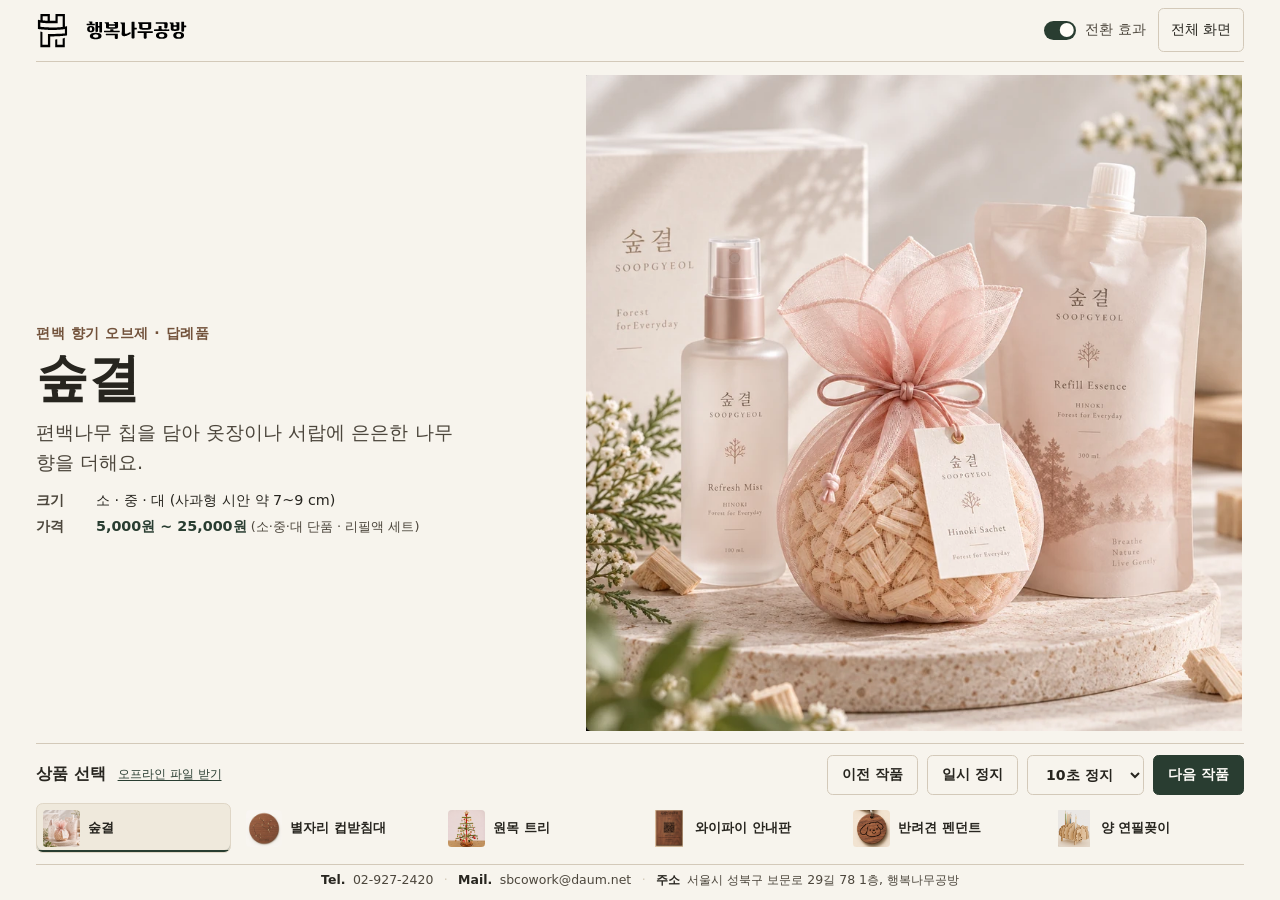
<file: index.html>
<!doctype html>
<html lang="ko">
<head>
  <meta charset="utf-8">
  <meta name="viewport" content="width=device-width, initial-scale=1, viewport-fit=cover">
  <meta name="description" content="행복나무공방의 향기 주머니부터 2027 양의 해 연필꽂이까지, 여섯 가지 작품을 만나보세요.">
  <meta name="apple-mobile-web-app-capable" content="yes">
  <meta name="apple-mobile-web-app-status-bar-style" content="default">
  <meta name="apple-mobile-web-app-title" content="행복나무공방">
  <meta name="mobile-web-app-capable" content="yes">
  <meta name="theme-color" content="#f7f4ed">
  <title>행복나무공방 · 작품 포트폴리오</title>
  <link rel="icon" href="assets/happy_furniture_ci_symbol_vector.svg?v=transparent" type="image/svg+xml">
  <link rel="apple-touch-icon" sizes="192x192" href="assets/icon-192.png">
  <link rel="manifest" href="manifest.webmanifest?v=price2">
  <link rel="stylesheet" href="styles.css?v=price2">
  <script defer src="assets/particle-samples.js?v=offline1"></script>
  <script defer src="assets/particle-lightness.js?v=effectcraft"></script>
  <script defer src="portfolio.js?v=price2"></script>
  <script defer src="offline.js?v=price2"></script>
</head>
<body>
  <header class="masthead page-width">
    <div class="identity">
      <img class="identity-mark" src="assets/happy_furniture_ci_symbol_vector.svg?v=transparent" alt="">
      <img class="identity-name" src="assets/happy_furniture_wordmark_vector.svg?v=transparent" alt="행복나무공방">
    </div>
    <div class="display-controls">
      <label class="motion-control">
        <input type="checkbox" id="motion" checked>
        <span class="switch" aria-hidden="true"></span>
        <span>전환 효과</span>
      </label>
      <button type="button" id="fullscreen">전체 화면</button>
    </div>
  </header>

  <main class="page-width">
    <section class="showcase" id="showcase" aria-label="선택한 작품" aria-roledescription="슬라이드">
      <div class="project-name">
        <p class="project-tag" id="tag">편백 향기 오브제 · 답례품</p>
        <h1 id="title">숲결</h1>
      </div>
      <figure class="visual" id="visual">
        <img id="photo" src="assets/01-soopgyeol.webp?v=effectcraft" alt="편백나무 칩을 담은 분홍빛 향기 주머니와 숲결 패키지" width="898" height="898" fetchpriority="high">
      </figure>
      <div class="project-info" id="details">
        <p id="description">편백나무 칩을 담아 옷장이나 서랍에 은은한 나무 향을 더해요.</p>
        <dl class="product-specs">
          <div class="spec-row"><dt>크기</dt><dd id="size">소 · 중 · 대 (사과형 시안 약 7~9 cm)</dd></div>
          <div class="spec-row spec-price"><dt>가격</dt><dd id="price"><span class="price-range">5,000원 ~ 25,000원</span> <span class="price-note">(소·중·대 단품 · 리필액 세트)</span></dd></div>
        </dl>
      </div>
      <canvas id="particles" aria-hidden="true" hidden></canvas>
    </section>

    <nav class="collection" aria-labelledby="collection-heading">
      <div class="collection-bar">
        <div class="collection-heading">
          <h2 id="collection-heading">상품 선택</h2>
          <a id="offline-download" href="workshop-offline.html" download>오프라인 파일 받기</a>
          <button type="button" id="offline-status" hidden>오프라인 재생 준비 완료</button>
        </div>
        <div class="project-controls">
          <button type="button" id="previous">이전 작품</button>
          <button type="button" id="autoplay">일시 정지</button>
          <select id="hold-duration" aria-label="상품 정지 시간">
            <option value="3">3초 정지</option>
            <option value="6">6초 정지</option>
            <option value="10" selected>10초 정지</option>
            <option value="15">15초 정지</option>
            <option value="20">20초 정지</option>
            <option value="30">30초 정지</option>
          </select>
          <button type="button" id="next">다음 작품</button>
        </div>
      </div>
      <ul id="works"></ul>
    </nav>
    <p class="sr-only" id="announcement" role="status" aria-atomic="true"></p>
  </main>

  <footer class="workshop-footer page-width" aria-label="행복나무공방 연락처 및 위치">
    <address class="workshop-contact">
      <span class="contact-item"><strong>Tel.</strong> <a href="tel:02-927-2420">02-927-2420</a></span>
      <span class="contact-sep" aria-hidden="true">·</span>
      <span class="contact-item"><strong>Mail.</strong> <a href="mailto:sbcowork@daum.net">sbcowork@daum.net</a></span>
      <span class="contact-sep" aria-hidden="true">·</span>
      <span class="contact-item"><strong>주소</strong> 서울시 성북구 보문로 29길 78 1층, 행복나무공방</span>
    </address>
  </footer>

  <dialog id="offline-guide" class="offline-guide" aria-labelledby="offline-guide-title">
    <h3 id="offline-guide-title">태블릿 오프라인 재생 안내</h3>
    <ul class="offline-guide-list">
      <li><strong>아이패드 (Safari)</strong>: 내려받은 HTML 파일은 파일 앱 미리보기에서 자동 재생이 차단돼요. 지금 Safari에서 <strong>공유(□↑) → 홈 화면에 추가</strong>로 추가해 실행하면 인터넷 없이도 자동 재생됩니다.</li>
      <li><strong>레노버 탭 · 안드로이드 (Chrome)</strong>: 메뉴(⋮)에서 <strong>홈 화면에 추가</strong> 또는 <strong>앱 설치</strong>를 권장해요. 내려받은 파일을 열 때는 ‘HTML 뷰어’가 아닌 <strong>Chrome으로 열기</strong>를 선택해 주세요.</li>
      <li><strong>노트북 · PC</strong>: 내려받은 <code>workshop-offline.html</code>을 Chrome이나 Edge로 열면 바로 재생됩니다.</li>
    </ul>
    <div class="offline-guide-actions">
      <a href="workshop-offline.html" download>파일 직접 내려받기</a>
      <button type="button" id="offline-guide-close">닫기</button>
    </div>
  </dialog>
</body>
</html>
</file>
<file: styles.css>
:root {
  color-scheme: light;
  --paper: #f7f4ed;
  --ink: #27251f;
  --muted: #4c463c;
  --line: #d3c9b9;
  --accent: #72523b;
  --forest: #293d31;
  --serif: "Noto Serif KR", "Nanum Myeongjo", Batang, Georgia, serif;
  --sans: "Noto Sans KR", "Apple SD Gothic Neo", "Malgun Gothic", system-ui, sans-serif;
  font-family: var(--sans);
  background: var(--paper);
  color: var(--ink);
}

*, *::before, *::after { box-sizing: border-box; }
html, body:is(:fullscreen, .presentation) { scrollbar-width: none; }
body { margin: 0; background: var(--paper); }
button, input, select { font: inherit; }
button { touch-action: manipulation; }
button:focus-visible, select:focus-visible, input:focus-visible + .switch {
  outline: 3px solid #a36c40;
  outline-offset: 4px;
}
[hidden] { display: none !important; }

.page-width { width: min(100% - 4.5rem, 77rem); margin-inline: auto; }
.masthead {
  display: flex;
  justify-content: space-between;
  align-items: center;
  min-height: 4.75rem;
  gap: 1rem;
  border-bottom: 1px solid var(--line);
}
.identity { display: flex; align-items: center; gap: .8rem; }
.identity-mark { width: 2.35rem; height: 2.55rem; object-fit: contain; flex: none; }
.identity-name { display: block; width: 7.4rem; height: auto; }
.display-controls { display: flex; flex: none; align-items: center; gap: .75rem; }
.display-controls button {
  min-height: 2.75rem;
  padding: .35rem .75rem;
  border: 1px solid var(--line);
  border-radius: .35rem;
  color: var(--ink);
  background: transparent;
  font-size: .875rem;
  cursor: pointer;
}
.display-controls button:hover { background: #eee6d9; }
.motion-control {
  display: flex;
  align-items: center;
  gap: .55rem;
  min-height: 2.75rem;
  cursor: pointer;
  white-space: nowrap;
  color: var(--muted);
  font-size: .875rem;
}
.motion-control input { position: absolute; opacity: 0; width: 1px; height: 1px; }
.switch { width: 2.05rem; height: 1.18rem; border-radius: 1rem; background: #80796d; padding: .15rem; transition: background .2s ease; }
.switch::before { content: ""; display: block; width: .88rem; height: .88rem; border-radius: 50%; background: #fffdf7; transition: transform .2s ease; }
.motion-control input:checked + .switch { background: var(--forest); }
.motion-control input:checked + .switch::before { transform: translateX(.86rem); }
.motion-control:has(input:disabled) { cursor: default; }

.showcase {
  position: relative;
  display: grid;
  grid-template-columns: minmax(0, .86fr) minmax(0, 1.14fr);
  grid-template-areas: "heading photo" "info photo";
  grid-template-rows: 1.03fr 1fr;
  column-gap: clamp(1.5rem, 3.8vw, 4.2rem);
  min-height: 24rem;
  margin-top: 1.6rem;
}
.project-name { grid-area: heading; align-self: end; }
.project-tag {
  margin: 0 0 .55rem;
  color: var(--accent);
  font-size: clamp(.86rem, 1.15vw, 1rem);
  font-weight: 700;
  letter-spacing: .04em;
  line-height: 1.35;
  word-break: keep-all;
  transition: opacity .35s ease;
}
h1 {
  font-family: var(--serif);
  font-size: clamp(2.45rem, 4.35vw, 4.3rem);
  font-weight: 700;
  line-height: 1.12;
  word-break: keep-all;
  overflow-wrap: break-word;
  margin: 0;
  text-wrap: balance;
}
.visual {
  grid-area: photo;
  display: grid;
  place-items: center;
  position: relative;
  margin: 0;
  height: clamp(22rem, min(44vw, 56dvh), 33rem);
  overflow: hidden;
  border-radius: 0;
  background: transparent;
}
.visual img {
  position: absolute;
  inset: 0;
  width: 100%;
  height: 100%;
  object-fit: contain;
  display: block;
}
.project-info { grid-area: info; align-self: start; }
.project-info p {
  max-width: 28rem;
  min-height: 3.3em;
  margin: 1rem 0 1.25rem;
  color: var(--muted);
  font-size: clamp(1.08rem, 1.55vw, 1.26rem);
  line-height: 1.68;
  word-break: keep-all;
}
.product-specs {
  display: grid;
  gap: .36rem;
  margin: 0;
  color: var(--ink);
  font-size: clamp(.94rem, 1.15vw, 1.02rem);
  line-height: 1.5;
  transition: opacity .35s ease;
}
.spec-row {
  display: grid;
  grid-template-columns: 3.15rem minmax(0, 1fr);
  column-gap: .6rem;
  align-items: baseline;
}
.product-specs dt { font-weight: 700; color: var(--muted); white-space: nowrap; }
.product-specs dd { margin: 0; word-break: keep-all; font-variant-numeric: tabular-nums; }
.price-range { font-weight: 750; color: var(--forest); }
.price-note { color: var(--muted); font-size: .9em; }

/* Keep tag & specs cleanly hidden during particle choreography so wood dust leads the eye */
.showcase[data-transitioning] .project-tag,
.showcase[data-transitioning] .product-specs { opacity: 0; visibility: hidden; }
.showcase[data-transitioning] #photo { opacity: 0; transition: none; }

/* Calm crossfade transition ONLY during thermal cooling rest or when motion is off (0 ms handoff blink after particles!) */
.showcase[data-fade-mode] .project-name,
.showcase[data-fade-mode] .project-info,
.showcase[data-fade-mode] #photo { transition: opacity .42s ease; }
.showcase[data-fading] .project-name,
.showcase[data-fading] .project-info,
.showcase[data-fading] #photo { opacity: 0; }

.project-controls { display: flex; flex-wrap: wrap; gap: .55rem; }
.project-controls :is(button, select) {
  min-height: 2.75rem;
  padding: .52rem 1rem;
  border: 1px solid var(--line);
  border-radius: .35rem;
  color: var(--ink);
  background: transparent;
  font-weight: 650;
  cursor: pointer;
}
.project-controls button:hover { background: #eee6d9; }
.project-controls #next { border-color: var(--forest); background: var(--forest); color: #fffdf9; }
.project-controls #next:hover { background: #385343; }
#particles { position: absolute; inset: 0; width: 100%; height: 100%; pointer-events: none; z-index: 2; }

.collection { margin-top: 1.35rem; border-block: 1px solid var(--line); padding: 1rem 0; }
.collection-bar { display: flex; gap: .75rem; justify-content: space-between; align-items: center; flex-wrap: wrap; margin-bottom: .65rem; }
.collection h2 { margin: 0; font-size: 1rem; font-weight: 750; }
.collection-heading { display: flex; align-items: center; flex-wrap: wrap; gap: .35rem .75rem; }
#offline-download, #offline-status { font-size: .78rem; }
#offline-download { color: var(--forest); text-underline-offset: .2em; }
#offline-status {
  padding: .16rem .52rem;
  border: 1px solid #c5d2c8;
  border-radius: 999px;
  background: #e9f1eb;
  color: var(--forest);
  font-weight: 650;
  cursor: pointer;
}
#offline-status:hover { background: #dce8df; }
:is(:fullscreen, .presentation) :is(#offline-download, #offline-status) { display: none; }

.offline-guide {
  max-width: min(30rem, calc(100vw - 2rem));
  padding: 1.35rem 1.45rem;
  border: 1px solid var(--line);
  border-radius: .65rem;
  background: var(--paper);
  color: var(--ink);
  box-shadow: 0 18px 48px rgba(39, 37, 31, .18);
}
.offline-guide::backdrop { background: rgba(39, 37, 31, .38); }
.offline-guide h3 { margin: 0 0 .75rem; font-family: var(--serif); font-size: 1.2rem; }
.offline-guide-list { margin: 0 0 1.05rem; padding-left: 1.15rem; display: grid; gap: .55rem; color: var(--muted); font-size: .92rem; line-height: 1.58; word-break: keep-all; }
.offline-guide-list strong { color: var(--ink); }
.offline-guide-list code { font-size: .84rem; padding: .08rem .28rem; border-radius: .22rem; background: #ede6d9; color: var(--ink); }
.offline-guide-actions { display: flex; justify-content: space-between; align-items: center; gap: .75rem; }
.offline-guide-actions a { color: var(--forest); font-size: .85rem; text-underline-offset: .2em; }
.offline-guide-actions button {
  min-height: 2.4rem;
  padding: .35rem 1rem;
  border: 1px solid var(--forest);
  border-radius: .35rem;
  background: var(--forest);
  color: #fffdf9;
  font-size: .88rem;
  font-weight: 650;
  cursor: pointer;
}

.offline-js-notice {
  margin: .9rem 0 0;
  padding: .85rem 1rem;
  border: 1px solid #c9b79c;
  border-radius: .45rem;
  background: #f2eadc;
  color: var(--ink);
  font-size: .9rem;
  line-height: 1.55;
  word-break: keep-all;
}
html[data-js="ready"] .offline-js-notice { display: none !important; }
.collection ul { list-style: none; margin: 0; padding: 0; display: grid; grid-template-columns: repeat(6, minmax(0, 1fr)); gap: .45rem; }
.collection li button {
  position: relative;
  overflow: hidden;
  width: 100%;
  height: 100%;
  display: flex;
  align-items: center;
  text-align: left;
  gap: .5rem;
  min-height: 3.45rem;
  padding: .3rem .44rem;
  background: transparent;
  border: 1px solid transparent;
  border-radius: .42rem;
  color: var(--ink);
  cursor: pointer;
  font-size: .875rem;
  font-weight: 650;
  line-height: 1.32;
  word-break: keep-all;
}
.collection li button:hover { background: #eee8da; }
.collection li button[aria-current="true"] {
  background: #efe9dc;
  border-color: #dfd6c6;
  box-shadow: inset 0 -2px rgba(41, 61, 49, 0.22);
}
.collection li button[aria-current="true"]::after {
  content: "";
  position: absolute;
  left: 0;
  right: 0;
  bottom: 0;
  height: 2.5px;
  background: var(--forest);
  transform-origin: left center;
  transform: scaleX(0);
}
body.is-holding .collection li button[aria-current="true"]::after {
  animation: hold-progress var(--hold-ms, 10000ms) linear forwards;
}
body:not(.is-holding) .collection li button[aria-current="true"]::after {
  transform: scaleX(1);
}
@keyframes hold-progress {
  from { transform: scaleX(0); }
  to { transform: scaleX(1); }
}

.project-thumbnail {
  --thumbnail-size: 2.6rem;
  display: grid;
  place-items: center;
  flex: none;
  width: var(--thumbnail-size);
  height: var(--thumbnail-size);
  overflow: hidden;
  border-radius: .24rem;
}
.project-thumbnail > img { display: block; width: 100%; height: 100%; object-fit: cover; }
.thumbnail-crop { position: relative; display: block; overflow: hidden; }
.thumbnail-crop img { position: absolute; display: block; max-width: none; }
.project-label { min-width: 0; overflow-wrap: anywhere; }
.sr-only { position: absolute; width: 1px; height: 1px; overflow: hidden; clip-path: inset(50%); white-space: nowrap; }

.workshop-footer {
  flex: none;
  padding: .85rem 0 1.35rem;
  color: var(--muted);
  font-size: .84rem;
  line-height: 1.55;
}
.workshop-contact {
  font-style: normal;
  display: flex;
  flex-wrap: wrap;
  align-items: center;
  justify-content: center;
  gap: .25rem .65rem;
  text-align: center;
  word-break: keep-all;
}
.contact-item strong { color: var(--ink); font-weight: 700; margin-right: .22rem; }
.contact-item a { color: inherit; text-decoration: none; font-variant-numeric: tabular-nums; }
.contact-item a:hover { color: var(--forest); text-decoration: underline; text-underline-offset: .2em; }
.contact-sep { color: var(--line); user-select: none; }

/* Single-screen fit for iPad & Lenovo Idea Tab landscape (even with browser address bar open!) */
@media (min-width: 47.01rem) and (max-height: 58rem) {
  body {
    display: flex;
    flex-direction: column;
    height: 100vh;
    height: 100dvh;
    padding-block: env(safe-area-inset-top) max(.45rem, env(safe-area-inset-bottom));
    overflow: hidden;
  }
  .masthead { flex: none; min-height: 3.85rem; }
  .identity-mark { width: 2.1rem; height: 2.28rem; }
  .identity-name { width: 6.8rem; }
  main {
    flex: 1;
    display: grid;
    grid-template-rows: minmax(0, 1fr) auto;
    min-height: 0;
  }
  .showcase { margin-top: .85rem; min-height: 0; }
  .visual { height: auto; min-height: 0; }
  h1 { font-size: clamp(2.1rem, min(4.1vw, 6.4dvh), 3.9rem); }
  .project-tag { margin-bottom: .4rem; font-size: clamp(.82rem, 1.1vw, .96rem); }
  .project-info p { margin: .6rem 0 .72rem; min-height: 0; font-size: clamp(1rem, min(1.5vw, 2.3dvh), 1.2rem); line-height: 1.58; }
  .product-specs { font-size: clamp(.88rem, 1.12vw, .98rem); gap: .28rem; }
  .collection { margin-top: .75rem; padding: .68rem 0; }
  .collection-bar { margin-bottom: .5rem; }
  .project-controls :is(button, select) { min-height: 2.5rem; padding: .38rem .88rem; font-size: .88rem; }
  .collection li button { min-height: 3.15rem; padding: .24rem .38rem; font-size: .84rem; }
  .project-thumbnail { --thumbnail-size: 2.3rem; }
  .workshop-footer { padding: .42rem 0 .25rem; font-size: .78rem; line-height: 1.35; }
}

@media (max-width: 66rem) {
  .page-width { width: calc(100% - 3rem); }
  .collection ul { grid-template-columns: repeat(3, minmax(0, 1fr)); }
}
@media (max-width: 47rem) {
  .page-width { width: calc(100% - 2rem); }
  .masthead { min-height: 4.25rem; }
  .identity-mark { width: 2rem; height: 2.2rem; }
  .identity-name { width: 6.6rem; }
  .identity { gap: .55rem; }
  .showcase {
    grid-template: "heading" auto "photo" auto "info" auto / minmax(0, 1fr);
    margin-top: 1.4rem;
    min-height: 0;
    row-gap: .85rem;
  }
  h1 { font-size: clamp(2rem, 7.1vw, 3.15rem); text-wrap: initial; }
  .visual { height: clamp(15rem, 88vw, 27rem); }
  .project-info p { min-height: 0; margin: 0 0 .85rem; font-size: 1.02rem; }
  .project-controls :is(button, select) { flex: 1 1 auto; padding-inline: .45rem; }
  .collection { margin-top: 1.25rem; padding-top: .85rem; }
  .collection ul { gap: .32rem; }
  .collection li button { gap: .32rem; min-height: 3rem; padding: .24rem; }
  .project-thumbnail { --thumbnail-size: 2rem; }
  .workshop-footer { padding: .85rem 0 1.25rem; font-size: .8rem; }
  .contact-sep { display: none; }
  .workshop-contact { flex-direction: column; gap: .2rem; }
}
@media (max-width: 23rem) {
  .collection ul { grid-template-columns: repeat(2, minmax(0, 1fr)); }
}

body:is(:fullscreen, .presentation) {
  display: flex;
  flex-direction: column;
  height: 100vh;
  height: 100dvh;
  padding-block: env(safe-area-inset-top) max(.5rem, env(safe-area-inset-bottom));
  background: var(--paper);
  overflow: hidden;
}
body.presentation { position: fixed; inset: 0; z-index: 5; }
:is(:fullscreen, .presentation) .masthead { flex: none; min-height: 3.65rem; }
:is(:fullscreen, .presentation) main {
  flex: 1;
  display: grid;
  grid-template-rows: minmax(0, 1fr) auto;
  min-height: 0;
}
:is(:fullscreen, .presentation) .showcase { margin-top: .65rem; min-height: 0; }
:is(:fullscreen, .presentation) .visual { height: auto; min-height: 0; }
:is(:fullscreen, .presentation) h1 { font-size: clamp(1.65rem, min(4.2vw, 6.6dvh), 4rem); }
:is(:fullscreen, .presentation) .project-info p { margin: .65rem 0 .85rem; min-height: 0; }
:is(:fullscreen, .presentation) .collection { margin-top: .65rem; padding-block: .6rem; }
:is(:fullscreen, .presentation) .workshop-footer { padding: .35rem 0 .15rem; font-size: .76rem; line-height: 1.3; }

@media (max-width: 47rem) and (orientation: portrait) {
  :is(:fullscreen, .presentation) .showcase {
    grid-template-rows: auto minmax(0, 1fr) auto;
    row-gap: .45rem;
  }
  :is(:fullscreen, .presentation) .collection ul { grid-template-columns: repeat(3, minmax(0, 1fr)); }
  :is(:fullscreen, .presentation) .collection-bar { gap: .4rem; margin-bottom: .35rem; }
  :is(:fullscreen, .presentation) .project-info p { font-size: .95rem; line-height: 1.5; }
  :is(:fullscreen, .presentation) .product-specs { font-size: .84rem; gap: .22rem; }
  :is(:fullscreen, .presentation) .collection li button { font-size: .75rem; min-height: 2.75rem; }
  :is(:fullscreen, .presentation) .project-thumbnail { --thumbnail-size: 1.45rem; }
  :is(:fullscreen, .presentation) .project-controls { gap: .35rem; }
  :is(:fullscreen, .presentation) .project-controls :is(button, select) { font-size: .78rem; padding-inline: .35rem; }
}
@media (max-width: 27rem) {
  :is(:fullscreen, .presentation) .collection h2 {
    position: absolute;
    width: 1px;
    height: 1px;
    overflow: hidden;
    clip-path: inset(50%);
    white-space: nowrap;
  }
  :is(:fullscreen, .presentation) .project-controls {
    display: grid;
    grid-template-columns: repeat(2, minmax(0, 1fr)) minmax(4.9rem, 1.15fr) minmax(0, 1fr);
    width: 100%;
  }
  :is(:fullscreen, .presentation) .project-controls :is(button, select) {
    min-width: 0;
    padding-inline: .22rem;
    font-size: .75rem;
    white-space: nowrap;
  }
}
@media (max-width: 47rem) and (orientation: landscape) {
  :is(:fullscreen, .presentation) .masthead { min-height: 3.25rem; }
  :is(:fullscreen, .presentation) .showcase {
    grid-template: "heading photo" minmax(min-content, 1fr) "info photo" minmax(min-content, 1fr) / minmax(0, 1fr) minmax(0, 1.15fr);
    row-gap: 0;
  }
  :is(:fullscreen, .presentation) .collection ul { grid-template-columns: repeat(6, minmax(0, 1fr)); }
  :is(:fullscreen, .presentation) .collection li button { font-size: .75rem; min-height: 2.75rem; }
  :is(:fullscreen, .presentation) .project-thumbnail { --thumbnail-size: 1.45rem; }
  :is(:fullscreen, .presentation) .project-info p { font-size: .93rem; line-height: 1.5; }
  :is(:fullscreen, .presentation) .product-specs { font-size: .82rem; gap: .2rem; }
}
@media (max-width: 26rem) {
  .display-controls, .motion-control { gap: .35rem; }
  .display-controls button { padding-inline: .4rem; }
  .masthead { gap: .35rem; }
  .identity-name { width: 4.65rem; }
  .identity-mark { width: 1.65rem; }
  .identity { gap: .35rem; }
}
</file>
